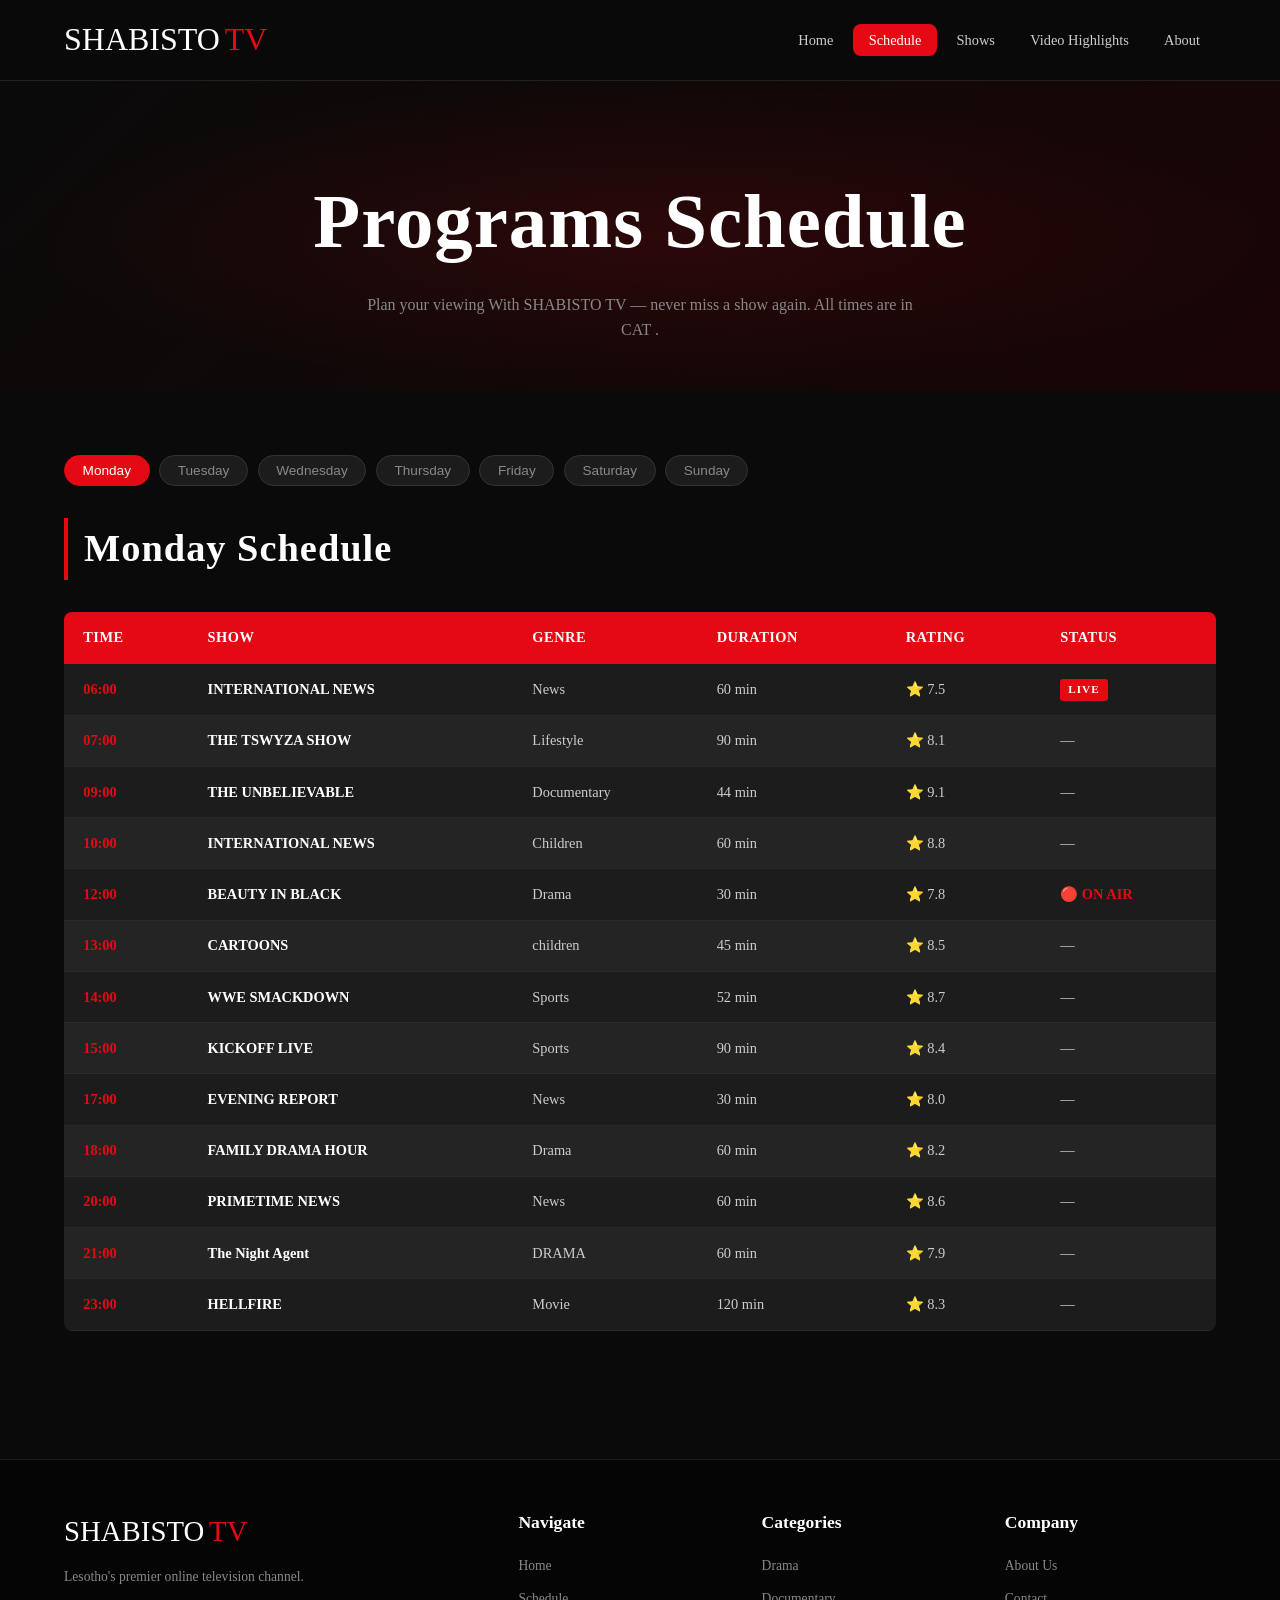
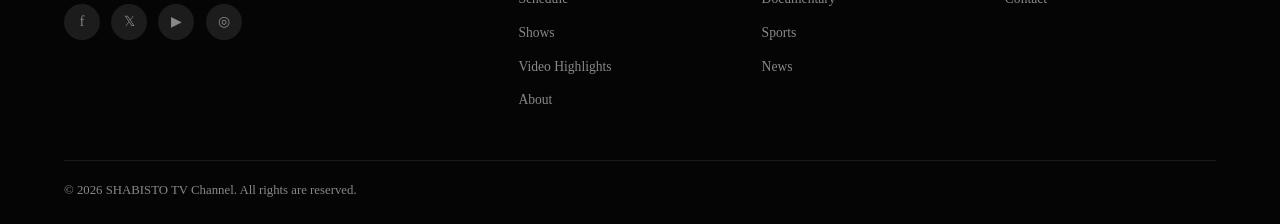
<file: schedule.html>
<!DOCTYPE html>
<html lang="en">
<head>
  <meta charset="UTF-8" />
  <meta name="viewport" content="width=device-width, initial-scale=1.0" />
  <title>SHABISTO Channel — Programs Schedule</title>
  <link rel="stylesheet" href= "style.css" />
</head>
<body>

<header>
  <div class="nav-inner">
    <a href="index.html" class="logo">SHABISTO<span>TV</span></a>
    <nav>
      <ul id="nav-menu">
        <li><a href="index.html">Home</a></li>
        <li><a href="schedule.html" class="active">Schedule</a></li>
        <li><a href="shows.html">Shows</a></li>
        <li><a href="videos.html">Video Highlights</a></li>
        <li><a href="about.html">About</a></li>
      </ul>
    </nav>
    <div class="hamburger" id="hamburger"><span></span><span></span><span></span></div>
  </div>
</header>

<section class="page-hero">
  <h1>Programs Schedule</h1>
  <p>Plan your viewing With SHABISTO TV — never miss a show again. All times are in CAT .</p>
</section>

<section class="section">
  <div class="container">


    <div class="shows-filter" style="margin-bottom:2rem;">
      <button class="filter-btn active" onclick="showDay('mon',this)">Monday</button>
      <button class="filter-btn" onclick="showDay('tue',this)">Tuesday</button>
      <button class="filter-btn" onclick="showDay('wed',this)">Wednesday</button>
      <button class="filter-btn" onclick="showDay('thu',this)">Thursday</button>
      <button class="filter-btn" onclick="showDay('fri',this)">Friday</button>
      <button class="filter-btn" onclick="showDay('sat',this)">Saturday</button>
      <button class="filter-btn" onclick="showDay('sun',this)">Sunday</button>
    </div>

   
    <div class="day-schedule" id="day-mon">
      <h2 class="section-title">Monday Schedule</h2>
      <div class="schedule-table-wrap">
        <table class="schedule-table">
          <thead>
            <tr>
              <th>Time</th>
              <th>Show</th>
              <th>Genre</th>
              <th>Duration</th>
              <th>Rating</th>
              <th>Status</th>
            </tr>
          </thead>
          <tbody>
            <tr><td class="time">06:00</td><td class="show-name">INTERNATIONAL NEWS</td><td>News</td><td>60 min</td><td>⭐ 7.5</td><td><span class="badge">Live</span></td></tr>
            <tr><td class="time">07:00</td><td class="show-name">THE TSWYZA SHOW</td><td>Lifestyle</td><td>90 min</td><td>⭐ 8.1</td><td>—</td></tr>
            <tr><td class="time">09:00</td><td class="show-name">THE UNBELIEVABLE</td><td>Documentary</td><td>44 min</td><td>⭐ 9.1</td><td>—</td></tr>
            <tr><td class="time">10:00</td><td class="show-name">INTERNATIONAL NEWS</td><td>Children</td><td>60 min</td><td>⭐ 8.8</td><td>—</td></tr>
            <tr><td class="time">12:00</td><td class="show-name">BEAUTY IN BLACK</td><td>Drama</td><td>30 min</td><td>⭐ 7.8</td><td><span class="now-live">🔴 ON AIR</span></td></tr>
            <tr><td class="time">13:00</td><td class="show-name">CARTOONS</td><td>children</td><td>45 min</td><td>⭐ 8.5</td><td>—</td></tr>
            <tr><td class="time">14:00</td><td class="show-name">WWE SMACKDOWN</td><td>Sports</td><td>52 min</td><td>⭐ 8.7</td><td>—</td></tr>
            <tr><td class="time">15:00</td><td class="show-name">KICKOFF LIVE</td><td>Sports</td><td>90 min</td><td>⭐ 8.4</td><td>—</td></tr>
            <tr><td class="time">17:00</td><td class="show-name">EVENING REPORT</td><td>News</td><td>30 min</td><td>⭐ 8.0</td><td>—</td></tr>
            <tr><td class="time">18:00</td><td class="show-name">FAMILY DRAMA HOUR</td><td>Drama</td><td>60 min</td><td>⭐ 8.2</td><td>—</td></tr>
            <tr><td class="time">20:00</td><td class="show-name">PRIMETIME NEWS</td><td>News</td><td>60 min</td><td>⭐ 8.6</td><td>—</td></tr>
            <tr><td class="time">21:00</td><td class="show-name">The Night Agent</td><td>DRAMA</td><td>60 min</td><td>⭐ 7.9</td><td>—</td></tr>
            <tr><td class="time">23:00</td><td class="show-name">HELLFIRE</td><td>Movie</td><td>120 min</td><td>⭐ 8.3</td><td>—</td></tr>
          </tbody>
        </table>
      </div>
    </div>

  
    <div class="day-schedule" id="day-tue" style="display:none;">
      <h2 class="section-title">Tuesday Schedule</h2>
      <div class="schedule-table-wrap">
        <table class="schedule-table">
          <thead><tr><th>Time</th><th>Show</th><th>Genre</th><th>Duration</th><th>Rating</th><th>Status</th></tr></thead>
          <tbody>
            <tr><td class="time">06:00</td><td class="show-name">Morning Pulse</td><td>News</td><td>60 min</td><td>⭐ 7.5</td><td><span class="badge">Live</span></td></tr>
            <tr><td class="time">07:30</td><td class="show-name">Yoga &amp; Wellness</td><td>Lifestyle</td><td>30 min</td><td>⭐ 8.0</td><td>—</td></tr>
            <tr><td class="time">09:00</td><td class="show-name">Tech Today Africa</td><td>Technology</td><td>45 min</td><td>⭐ 8.3</td><td>—</td></tr>
            <tr><td class="time">10:30</td><td class="show-name">Kids Corner</td><td>Children</td><td>60 min</td><td>⭐ 8.8</td><td>—</td></tr>
            <tr><td class="time">12:00</td><td class="show-name">Beauty in Black</td><td>News</td><td>30 min</td><td>⭐ 7.8</td><td>—</td></tr>
            <tr><td class="time">14:00</td><td class="show-name">Africa Rising</td><td>Documentary</td><td>44 min</td><td>⭐ 9.1</td><td>—</td></tr>
            <tr><td class="time">16:00</td><td class="show-name">Business Hour</td><td>Finance</td><td>60 min</td><td>⭐ 7.6</td><td>—</td></tr>
            <tr><td class="time">20:00</td><td class="show-name">Primetime News</td><td>News</td><td>60 min</td><td>⭐ 8.6</td><td>—</td></tr>
            <tr><td class="time">21:00</td><td class="show-name">The Night Agent</td><td>Drama</td><td>52 min</td><td>⭐ 8.7</td><td>—</td></tr>
          </tbody>
        </table>
      </div>
    </div>

   
    <div class="day-schedule" id="day-wed" style="display:none;">
      <h2 class="section-title">Wednesday Schedule</h2>
      <div class="schedule-table-wrap">
        <table class="schedule-table">
          <thead><tr><th>Time</th><th>Show</th><th>Genre</th><th>Duration</th><th>Rating</th><th>Status</th></tr></thead>
          <tbody>
            <tr><td class="time">06:00</td><td class="show-name">Morning Pulse</td><td>News</td><td>60 min</td><td>⭐ 7.5</td><td><span class="badge">Live</span></td></tr>
            <tr><td class="time">09:00</td><td class="show-name">Women In Focus</td><td>Lifestyle</td><td>45 min</td><td>⭐ 8.4</td><td>—</td></tr>
            <tr><td class="time">12:00</td><td class="show-name">Beauty In Black</td><td>News</td><td>30 min</td><td>⭐ 7.8</td><td>—</td></tr>
            <tr><td class="time">14:00</td><td class="show-name">Chef's Table Africa</td><td>Food</td><td>45 min</td><td>⭐ 8.5</td><td>—</td></tr>
            <tr><td class="time">16:00</td><td class="show-name">Kickoff Live</td><td>Sports</td><td>90 min</td><td>⭐ 8.4</td><td>—</td></tr>
            <tr><td class="time">20:00</td><td class="show-name">Primetime News</td><td>News</td><td>60 min</td><td>⭐ 8.6</td><td>—</td></tr>
            <tr><td class="time">21:00</td><td class="show-name">The Night Agent</td><td>Drama</td><td>60 min</td><td>⭐ 7.9</td><td>—</td></tr>
          </tbody>
        </table>
      </div>
    </div>

    <div class="day-schedule" id="day-thu" style="display:none;">
      <h2 class="section-title">Thursday Schedule</h2>
      <div class="schedule-table-wrap">
        <table class="schedule-table">
          <thead><tr><th>Time</th><th>Show</th><th>Genre</th><th>Duration</th><th>Rating</th><th>Status</th></tr></thead>
          <tbody>
            <tr><td class="time">06:00</td><td class="show-name">Morning Pulse</td><td>News</td><td>60 min</td><td>⭐ 7.5</td><td>—</td></tr>
            <tr><td class="time">10:00</td><td class="show-name">Africa Rising</td><td>Documentary</td><td>44 min</td><td>⭐ 9.1</td><td>—</td></tr>
            <tr><td class="time">12:00</td><td class="show-name">Beauty in Black</td><td>News</td><td>30 min</td><td>⭐ 7.8</td><td>—</td></tr>
            <tr><td class="time">15:00</td><td class="show-name">Tech Today Africa</td><td>Technology</td><td>45 min</td><td>⭐ 8.3</td><td>—</td></tr>
            <tr><td class="time">20:00</td><td class="show-name">Primetime News</td><td>News</td><td>60 min</td><td>⭐ 8.6</td><td>—</td></tr>
            <tr><td class="time">21:00</td><td class="show-name">The Night Agent</td><td>Drama</td><td>60 min</td><td>⭐ 8.3</td><td>—</td></tr>
          </tbody>
        </table>
      </div>
    </div>

    <div class="day-schedule" id="day-fri" style="display:none;">
      <h2 class="section-title">Friday Schedule</h2>
      <div class="schedule-table-wrap">
        <table class="schedule-table">
          <thead><tr><th>Time</th><th>Show</th><th>Genre</th><th>Duration</th><th>Rating</th><th>Status</th></tr></thead>
          <tbody>
            <tr><td class="time">06:00</td><td class="show-name">Morning Pulse</td><td>News</td><td>60 min</td><td>⭐ 7.5</td><td>—</td></tr>
            <tr><td class="time">09:00</td><td class="show-name">Weekend Preview</td><td>Entertainment</td><td>30 min</td><td>⭐ 8.0</td><td>—</td></tr>
            <tr><td class="time">12:00</td><td class="show-name">Beauty in Black</td><td>News</td><td>30 min</td><td>⭐ 7.8</td><td>—</td></tr>
            <tr><td class="time">14:00</td><td class="show-name">The Last Signal</td><td>Drama</td><td>52 min</td><td>⭐ 8.7</td><td>—</td></tr>
            <tr><td class="time">19:00</td><td class="show-name">Friday Night Live</td><td>Entertainment</td><td>90 min</td><td>⭐ 8.5</td><td>—</td></tr>
            <tr><td class="time">21:00</td><td class="show-name">The Night Agent</td><td>Talk Show</td><td>60 min</td><td>⭐ 7.9</td><td>—</td></tr>
          </tbody>
        </table>
      </div>
    </div>

    <div class="day-schedule" id="day-sat" style="display:none;">
      <h2 class="section-title">Saturday Schedule</h2>
      <div class="schedule-table-wrap">
        <table class="schedule-table">
          <thead><tr><th>Time</th><th>Show</th><th>Genre</th><th>Duration</th><th>Rating</th><th>Status</th></tr></thead>
          <tbody>
            <tr><td class="time">08:00</td><td class="show-name">Weekend Morning Show</td><td>Lifestyle</td><td>90 min</td><td>⭐ 8.2</td><td>—</td></tr>
            <tr><td class="time">10:00</td><td class="show-name">Kids Corner Special</td><td>Children</td><td>120 min</td><td>⭐ 9.0</td><td>—</td></tr>
            <tr><td class="time">14:00</td><td class="show-name">Kickoff Live</td><td>Sports</td><td>90 min</td><td>⭐ 8.4</td><td>—</td></tr>
            <tr><td class="time">17:00</td><td class="show-name">Africa Rising</td><td>Documentary</td><td>44 min</td><td>⭐ 9.1</td><td>—</td></tr>
            <tr><td class="time">20:00</td><td class="show-name">Saturday Night Movie</td><td>Movie</td><td>120 min</td><td>⭐ 8.5</td><td>—</td></tr>
          </tbody>
        </table>
      </div>
    </div>

    <div class="day-schedule" id="day-sun" style="display:none;">
      <h2 class="section-title">Sunday Schedule</h2>
      <div class="schedule-table-wrap">
        <table class="schedule-table">
          <thead><tr><th>Time</th><th>Show</th><th>Genre</th><th>Duration</th><th>Rating</th><th>Status</th></tr></thead>
          <tbody>
            <tr><td class="time">09:00</td><td class="show-name">Sunday Service Live</td><td>Religion</td><td>60 min</td><td>⭐ 8.0</td><td>—</td></tr>
            <tr><td class="time">11:00</td><td class="show-name">Family Movie</td><td>Movie</td><td>90 min</td><td>⭐ 8.2</td><td>—</td></tr>
            <tr><td class="time">14:00</td><td class="show-name">Chef's Table Africa</td><td>Food</td><td>45 min</td><td>⭐ 8.5</td><td>—</td></tr>
            <tr><td class="time">16:00</td><td class="show-name">Week in Review</td><td>News</td><td>60 min</td><td>⭐ 8.0</td><td>—</td></tr>
            <tr><td class="time">20:00</td><td class="show-name">Sunday Night Drama</td><td>Drama</td><td>60 min</td><td>⭐ 8.7</td><td>—</td></tr>
            <tr><td class="time">22:00</td><td class="show-name">Late Night Cinema</td><td>Movie</td><td>120 min</td><td>⭐ 8.3</td><td>—</td></tr>
          </tbody>
        </table>
      </div>
    </div>

  </div>
</section>

<footer>
  <div class="container">
    <div class="footer-grid">
      <div class="footer-brand">
        <div class="logo">SHABISTO<span>TV</span></div>
        <p>Lesotho's premier online television channel.</p>
        <div class="social-links" style="margin-top:1rem;">
          <a href="https://facebook.com" target="_blank">f</a>
          <a href="https://twitter.com" target="_blank">𝕏</a>
          <a href="https://youtube.com" target="_blank">▶</a>
          <a href="https://instagram.com" target="_blank">◎</a>
        </div>
      </div>
      <div class="footer-col"><h5>Navigate</h5><ul>
        <li><a href="index.html">Home</a></li>
        <li><a href="schedule.html">Schedule</a></li>
        <li><a href="shows.html">Shows</a></li>
        <li><a href="videos.html">Video Highlights</a></li>
        <li><a href="about.html">About</a></li>
      </ul></div>
      <div class="footer-col"><h5>Categories</h5><ul>
        <li><a href="shows.html">Drama</a></li><li><a href="shows.html">Documentary</a></li>
        <li><a href="shows.html">Sports</a></li><li><a href="shows.html">News</a></li>
      </ul></div>
      <div class="footer-col"><h5>Company</h5><ul>
        <li><a href="about.html">About Us</a></li><li><a href="about.html">Contact</a></li>
      </ul></div>
    </div>
    <div class="footer-bottom">
      <p>&copy; 2026 SHABISTO TV Channel. All rights are reserved.</p>
    </div>
  </div>
</footer>

<script>
  const hamburger = document.getElementById('hamburger');
  const navMenu   = document.getElementById('nav-menu');
  hamburger.addEventListener('click', () => navMenu.classList.toggle('open'));

  function showDay(day, btn) {
    document.querySelectorAll('.day-schedule').forEach(el => el.style.display = 'none');
    document.querySelectorAll('.filter-btn').forEach(b => b.classList.remove('active'));
    document.getElementById('day-' + day).style.display = 'block';
    btn.classList.add('active');
  }
</script>
</body>
</html>
</file>
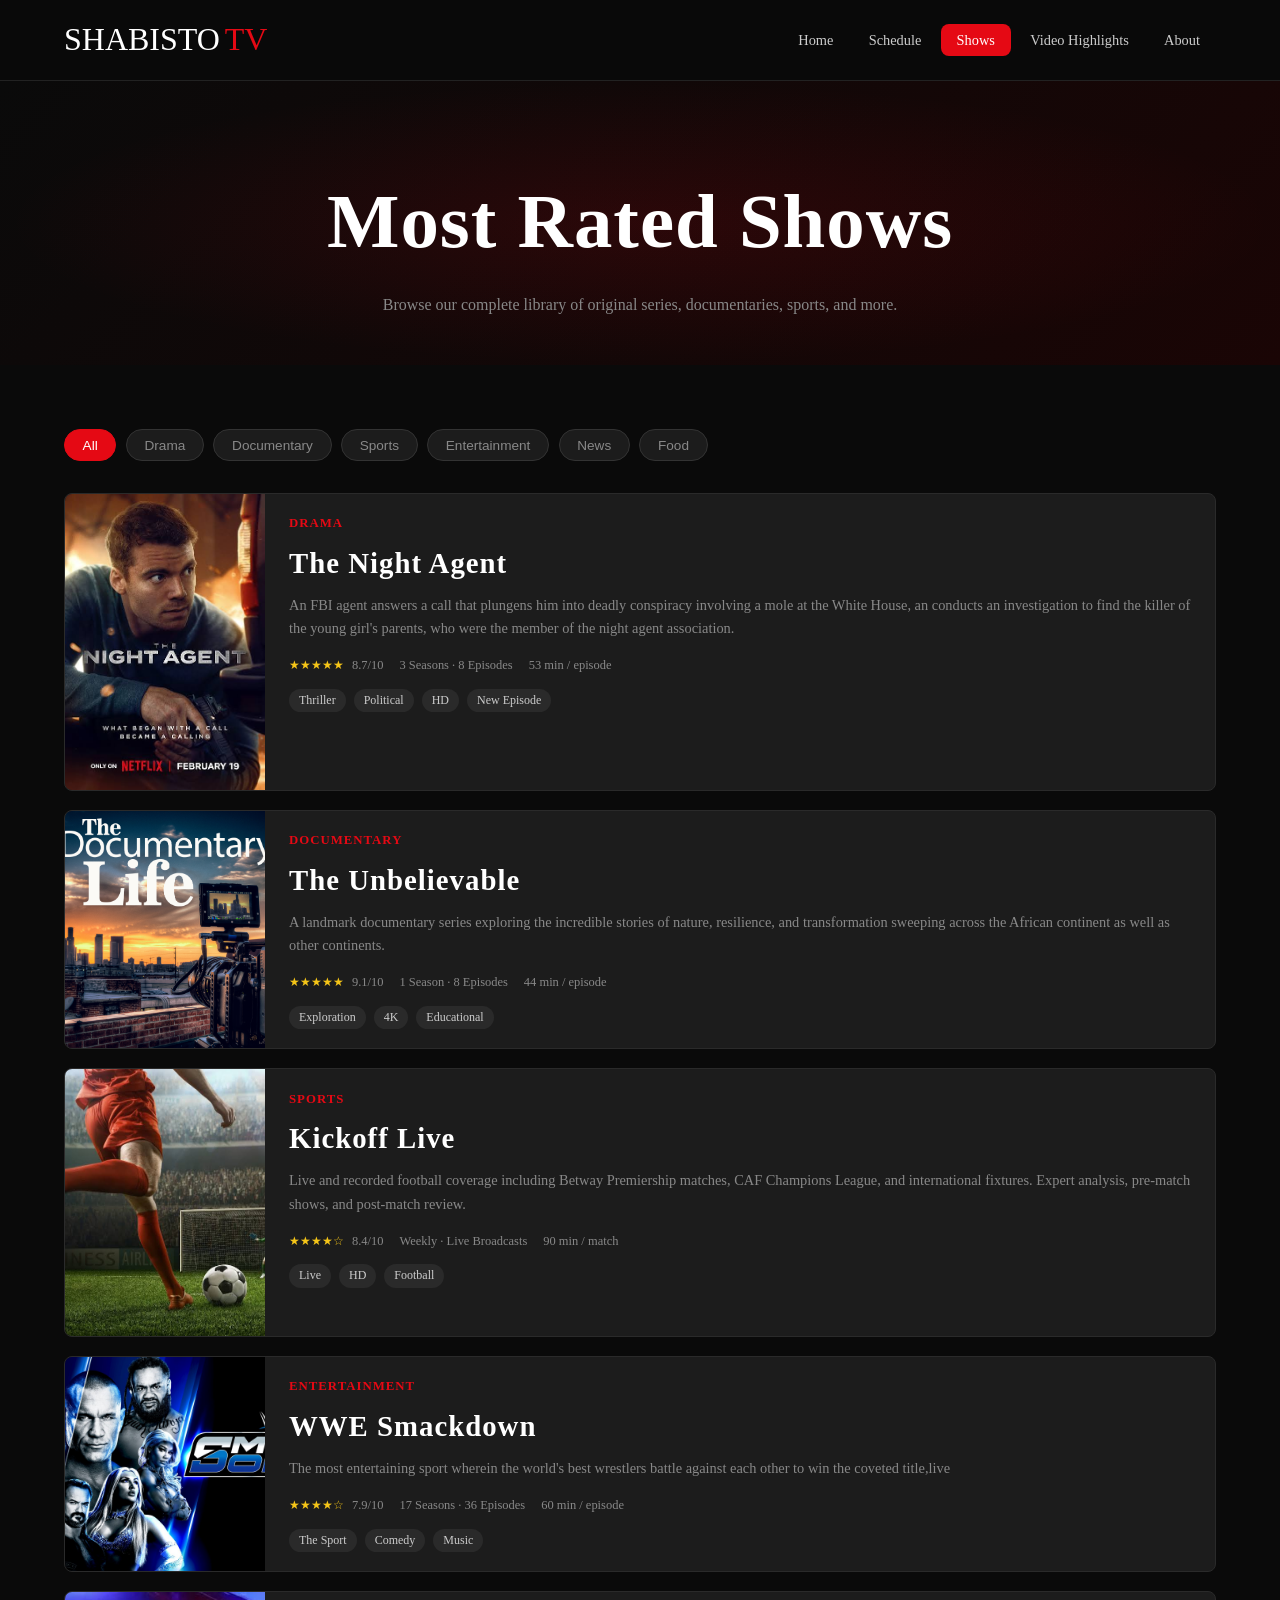
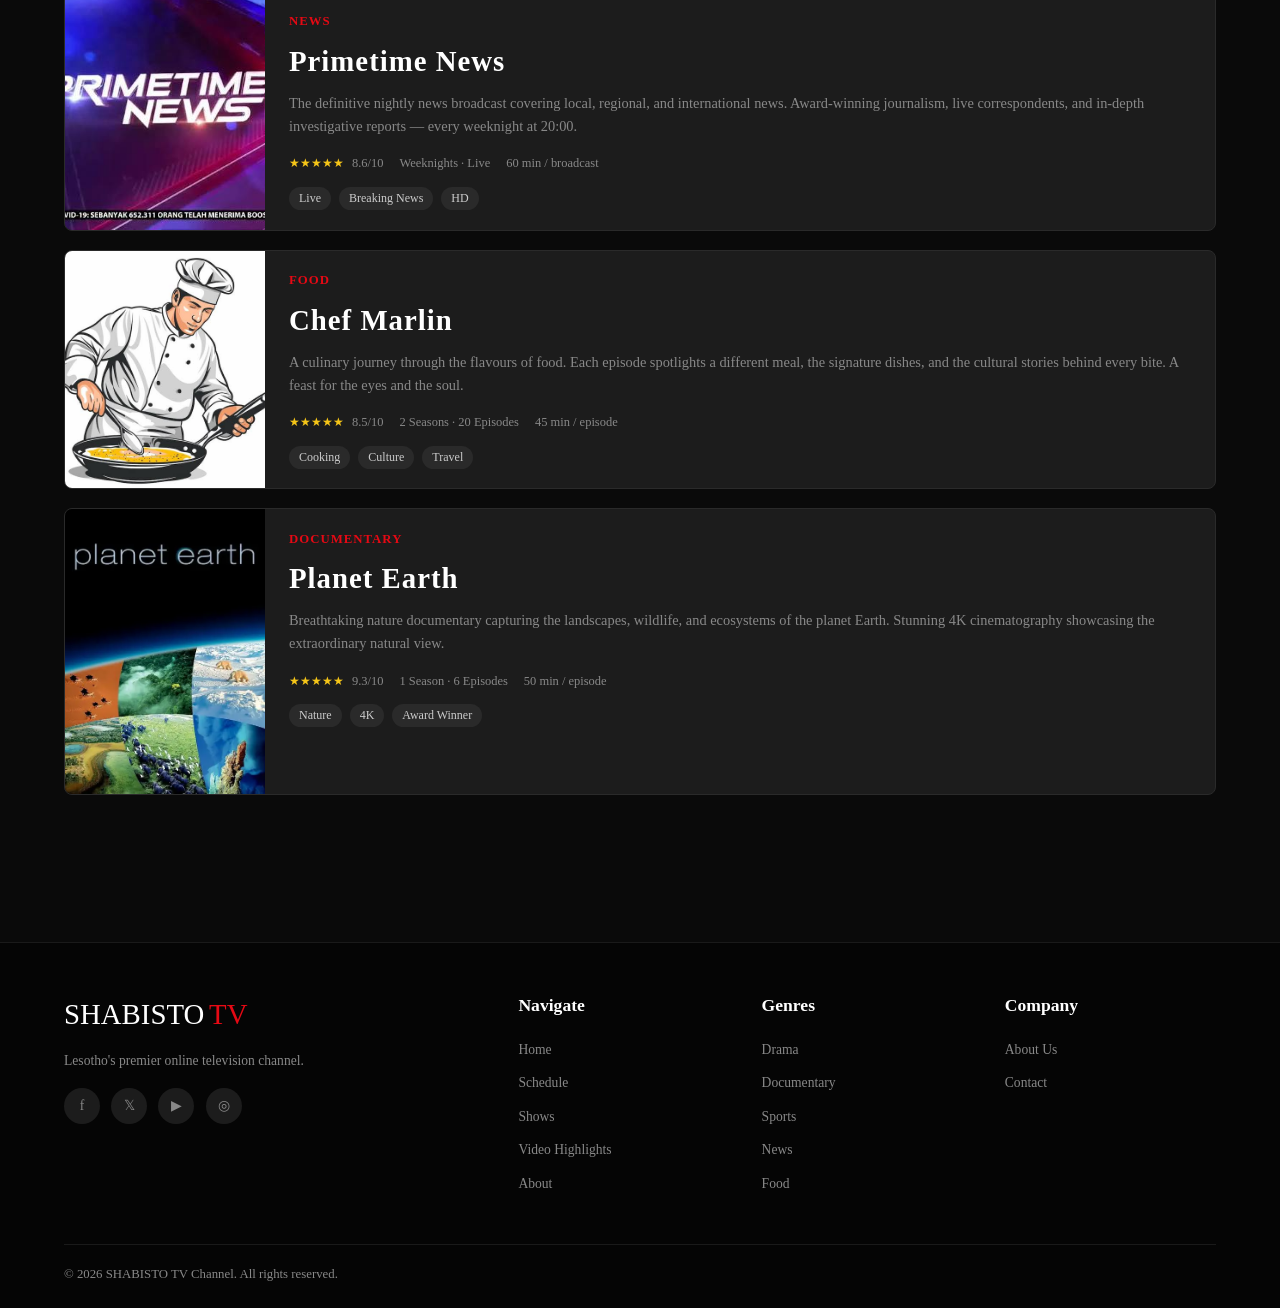
<file: shows.html>
<!DOCTYPE html>
<html lang="en">
<head>
  <meta charset="UTF-8" />
  <meta name="viewport" content="width=device-width, initial-scale=1.0" />
  <title> SHABISTO TV Channel — Shows</title>
  <link rel="stylesheet" href="style.css" />
</head>
<body>

<header>
  <div class="nav-inner">
    <a href="index.html" class="logo">SHABISTO<span>TV</span></a>
    <nav>
      <ul id="nav-menu">
        <li><a href="index.html">Home</a></li>
        <li><a href="schedule.html">Schedule</a></li>
        <li><a href="shows.html" class="active">Shows</a></li>
        <li><a href="videos.html">Video Highlights</a></li>
        <li><a href="about.html">About</a></li>
      </ul>
    </nav>
    <div class="hamburger" id="hamburger"><span></span><span></span><span></span></div>
  </div>
</header>

<section class="page-hero">
  <h1>Most Rated Shows</h1>
  <p>Browse our complete library of original series, documentaries, sports, and more.</p>
</section>

<section class="section">
  <div class="container">

    <!-- Filter buttons -->
    <div class="shows-filter">
      <button class="filter-btn active" onclick="('all',this)">All</button>
      <button class="filter-btn" onclick="('drama',this)">Drama</button>
      <button class="filter-btn" onclick="('documentary',this)">Documentary</button>
      <button class="filter-btn" onclick="('sports',this)">Sports</button>
      <button class="filter-btn" onclick="('entertainment',this)">Entertainment</button>
      <button class="filter-btn" onclick="('news',this)">News</button>
      <button class="filter-btn" onclick="('food',this)">Food</button>
    </div>

    <div id="shows-list">

      <article class="show-card-big" data-genre="drama">
        <img src="images (8).jpeg"alt="Fatal Seduction" />
        <div class="show-card-info">
          <div class="genre">Drama</div>
          <h3>The Night Agent</h3>
          <p>An FBI agent answers a call that plungens him into deadly conspiracy involving a mole at the White House, an conducts an investigation to find the killer of the young girl's parents, who were the member of the night agent association.</p>
          <div class="card-meta">
            <span><span class="rating">★★★★★</span> 8.7/10</span>
            <span>3 Seasons · 8 Episodes</span>
            <span>53 min / episode</span>
          </div>
          <div class="show-tags">
            <span class="tag">Thriller</span><span class="tag">Political</span><span class="tag">HD</span><span class="tag">New Episode</span>
          </div>
        </div>
      </article>

      <article class="show-card-big" data-genre="documentary">
        <img src="untitled1_2.jpg" alt="The Unbelievable" />
        <div class="show-card-info">
          <div class="genre">Documentary</div>
          <h3>The Unbelievable</h3>
          <p>A landmark documentary series exploring the incredible stories of nature, resilience, and transformation sweeping across the African continent as well as other continents.</p>
          <div class="card-meta">
            <span><span class="rating">★★★★★</span> 9.1/10</span>
            <span>1 Season · 8 Episodes</span>
            <span>44 min / episode</span>
          </div>
          <div class="show-tags">
            <span class="tag">Exploration</span><span class="tag">4K</span><span class="tag">Educational</span>
          </div>
        </div>
      </article>

      <article class="show-card-big" data-genre="sports">
        <img src="images (5).jpeg" alt="Kickoff Live" />
        <div class="show-card-info">
          <div class="genre">Sports</div>
          <h3>Kickoff Live</h3>
          <p>Live and recorded football coverage including Betway Premiership matches, CAF Champions League, and international fixtures. Expert analysis, pre-match shows, and post-match review.</p>
          <div class="card-meta">
            <span><span class="rating">★★★★☆</span> 8.4/10</span>
            <span>Weekly · Live Broadcasts</span>
            <span>90 min / match</span>
          </div>
          <div class="show-tags">
            <span class="tag">Live</span><span class="tag">HD</span><span class="tag">Football</span>
          </div>
        </div>
      </article>

      <article class="show-card-big" data-genre="entertainment">
        <img src="p17350979_b_h8_bk.jpg" alt="WWE Smackdown" />
        <div class="show-card-info">
          <div class="genre">Entertainment</div>
          <h3>WWE Smackdown</h3>
          <p>The most entertaining sport wherein the world's best wrestlers battle against each other to win the coveted title,live </p>
          <div class="card-meta">
            <span><span class="rating">★★★★☆</span> 7.9/10</span>
            <span>17 Seasons · 36 Episodes</span>
            <span>60 min / episode</span>
          </div>
          <div class="show-tags">
            <span class="tag">The Sport</span><span class="tag">Comedy</span><span class="tag">Music</span>
          </div>
        </div>
      </article>

      <article class="show-card-big" data-genre="news">
        <img src="images (6).jpeg" alt="Primetime News"/>
        <div class="show-card-info">
          <div class="genre">News</div>
          <h3>Primetime News</h3>
          <p>The definitive nightly news broadcast covering local, regional, and international news. Award-winning journalism, live correspondents, and in-depth investigative reports — every weeknight at 20:00.</p>
          <div class="card-meta">
            <span><span class="rating">★★★★★</span> 8.6/10</span>
            <span>Weeknights · Live</span>
            <span>60 min / broadcast</span>
          </div>
          <div class="show-tags">
            <span class="tag">Live</span><span class="tag">Breaking News</span><span class="tag">HD</span>
          </div>
        </div>
      </article>

      <article class="show-card-big" data-genre="food">
        <img src="images (7).jpeg"alt="Chef Marlin" />
        <div class="show-card-info">
          <div class="genre">Food</div>
          <h3>Chef Marlin</h3>
          <p>A culinary journey through the flavours of food. Each episode spotlights a different meal, the signature dishes, and the cultural stories behind every bite. A feast for the eyes and the soul.</p>
          <div class="card-meta">
            <span><span class="rating">★★★★★</span> 8.5/10</span>
            <span>2 Seasons · 20 Episodes</span>
            <span>45 min / episode</span>
          </div>
          <div class="show-tags">
            <span class="tag">Cooking</span><span class="tag">Culture</span><span class="tag">Travel</span>
          </div>
        </div>
      </article>

      <article class="show-card-big" data-genre="documentary">
        <img src="images (1).webp" alt="Planet Lesotho" />
        <div class="show-card-info">
          <div class="genre">Documentary</div>
          <h3>Planet Earth</h3>
          <p>Breathtaking nature documentary capturing the landscapes, wildlife, and ecosystems of the planet Earth. Stunning 4K cinematography showcasing the extraordinary natural view.</p>
          <div class="card-meta">
            <span><span class="rating">★★★★★</span> 9.3/10</span>
            <span>1 Season · 6 Episodes</span>
            <span>50 min / episode</span>
          </div>
          <div class="show-tags">
            <span class="tag">Nature</span><span class="tag">4K</span><span class="tag">Award Winner</span>
          </div>
        </div>
      </article>

    </div>
  </div>
</section>

<footer>
  <div class="container">
    <div class="footer-grid">
      <div class="footer-brand">
        <div class="logo">SHABISTO<span>TV</span></div>
        <p>Lesotho's premier online television channel.</p>
        <div class="social-links" style="margin-top:1rem;">
          <a href="https://facebook.com" target="_blank">f</a>
          <a href="https://twitter.com" target="_blank">𝕏</a>
          <a href="https://youtube.com" target="_blank">▶</a>
          <a href="https://instagram.com" target="_blank">◎</a>
        </div>
      </div>
      <div class="footer-col"><h5>Navigate</h5><ul>
        <li><a href="index.html">Home</a></li><li><a href="schedule.html">Schedule</a></li>
        <li><a href="shows.html">Shows</a></li><li><a href="videos.html">Video Highlights</a></li>
        <li><a href="about.html">About</a></li>
      </ul></div>
      <div class="footer-col"><h5>Genres</h5><ul>
        <li><a href="#">Drama</a></li><li><a href="#">Documentary</a></li>
        <li><a href="#">Sports</a></li><li><a href="#">News</a></li><li><a href="#">Food</a></li>
      </ul></div>
      <div class="footer-col"><h5>Company</h5><ul>
        <li><a href="about.html">About Us</a></li><li><a href="about.html">Contact</a></li>
      </ul></div>
    </div>
    <div class="footer-bottom"><p>&copy; 2026 SHABISTO TV Channel. All rights reserved.</p></div>
  </div>
</footer>

<script>
  const hamburger = document.getElementById('hamburger');
  const navMenu   = document.getElementById('nav-menu');
  hamburger.addEventListener('click', () => navMenu.classList.toggle('open'));

  function filterShows(genre, btn) {
    document.querySelectorAll('.filter-btn').forEach(b => b.classList.remove('active'));
    btn.classList.add('active');
    document.querySelectorAll('.show-card-big').forEach(card => {
      card.style.display = (genre === 'all' || card.dataset.genre === genre) ? 'grid' : 'none';
    });
  }
</script>
</body>
</html>
</file>
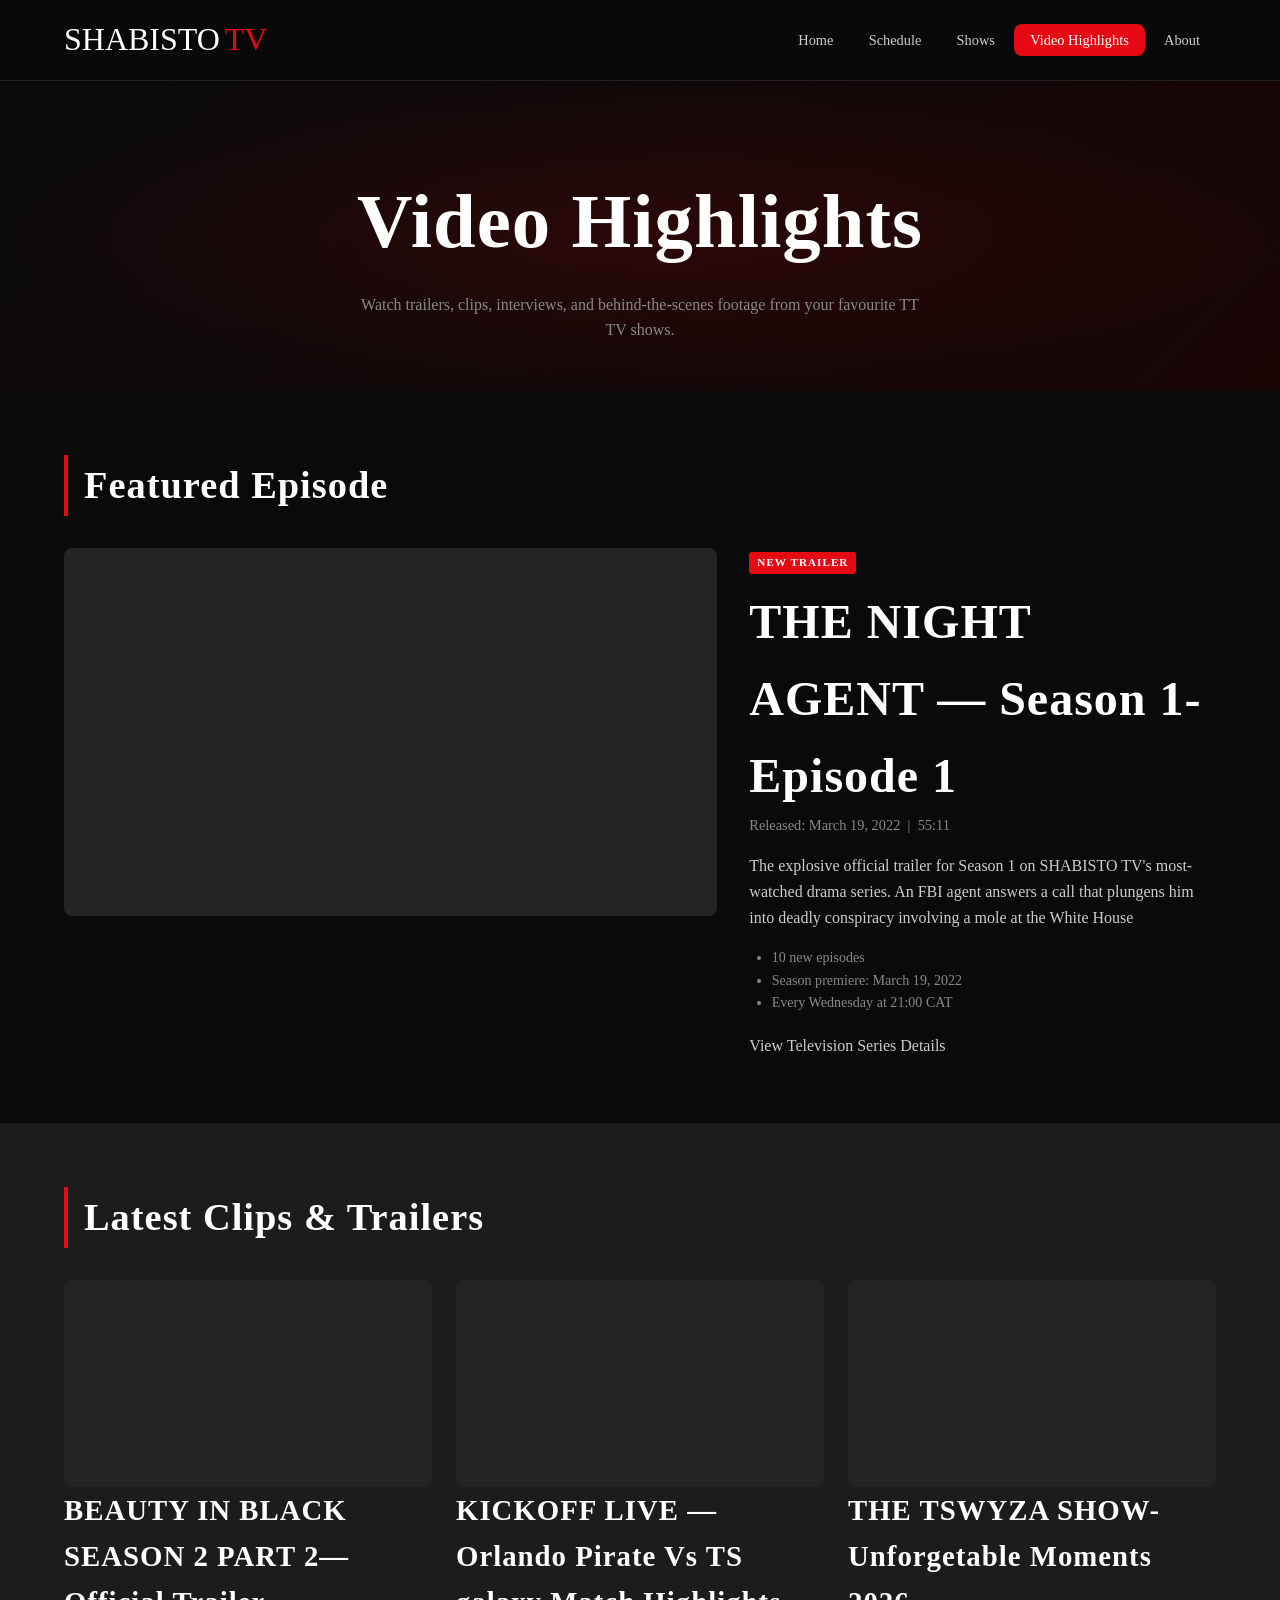
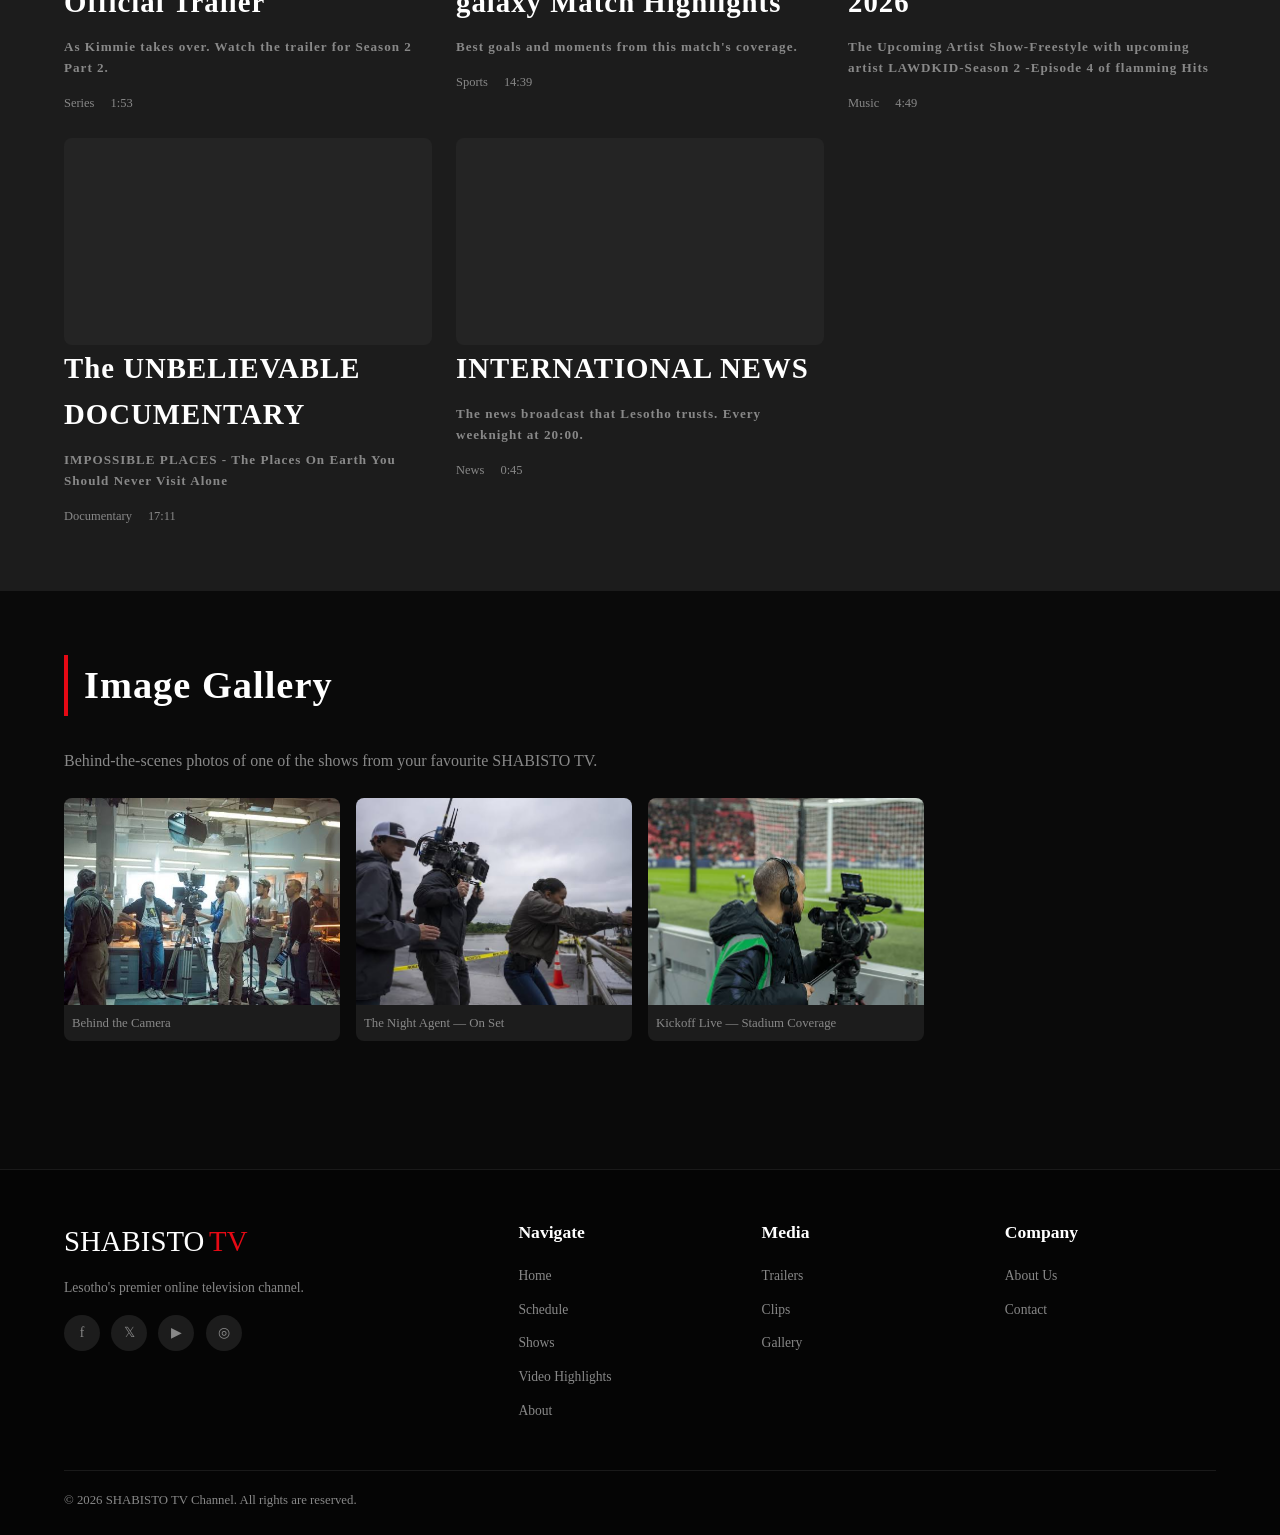
<file: videos.html>
<!DOCTYPE html>
<html lang="en">
<head>
  <meta charset="UTF-8" />
  <meta name="viewport" content="width=device-width, initial-scale=1.0" />
  <title>SHABISTO TV Channel — Video Highlights</title>
  <link rel="stylesheet" href="style.css" />
</head>
<body>

<header>
  <div class="nav-inner">
    <a href="index.html" class="logo">SHABISTO<span>TV</span></a>
    <nav>
      <ul id="nav-menu">
        <li><a href="index.html">Home</a></li>
        <li><a href="schedule.html">Schedule</a></li>
        <li><a href="shows.html">Shows</a></li>
        <li><a href="videos.html" class="active">Video Highlights</a></li>
        <li><a href="about.html">About</a></li>
      </ul>
    </nav>
    <div class="hamburger" id="hamburger"><span></span><span></span><span></span></div>
  </div>
</header>

<section class="page-hero">
  <h1>Video Highlights</h1>
  <p>Watch trailers, clips, interviews, and behind-the-scenes footage from your favourite TT TV shows.</p>
</section>


<section class="section">
  <div class="container">
    <h2 class="section-title">Featured Episode</h2>
    <div style="display:grid; grid-template-columns:1.4fr 1fr; gap:2rem; align-items:start;">
      <div class="video-wrap">
        <iframe src="https://youtu.be/ _1IRNaGZyAM?si=-UW7qubsuL5bBA-P"
          title="The Night Agent Season 1 Episode 1"
          allow="accelerometer; autoplay; clipboard-write; encrypted-media; gyroscope; picture-in-picture"
          allowfullscreen></iframe>
      </div>
      <div>
        <span class="badge">New Trailer</span>
        <h2 style="margin-top:0.6rem;">THE NIGHT AGENT — Season 1-Episode 1</h2>
        <p style="color:var(--grey); font-size:0.9rem;">Released: March 19, 2022 &nbsp;|&nbsp; 55:11</p>
        <p>The explosive official trailer for Season 1 on SHABISTO TV's most-watched drama series. An FBI agent answers a call that plungens him into deadly conspiracy involving a mole at the White House</p>
        <ul style="list-style:disc; padding-left:1.4rem; color:var(--grey); font-size:0.88rem; margin-bottom:1.2rem;">
          <li>10 new episodes</li>
          <li>Season premiere: March 19, 2022</li>
          <li>Every Wednesday at 21:00 CAT</li>
        </ul>
        <a href="shows.html">View Television Series Details</a>
      </div>
    </div>
  </div>
</section>

<section class="section" style="background:var(--dark2); padding:4rem 0;">
  <div class="container">
    <h2 class="section-title">Latest Clips &amp; Trailers</h2>
    <div class="video-grid">

      <div class="video-item">
        <div class="video-wrap">
          <iframe src="https://youtu.be/HAq7dpjG-T0?si=a_2YOkRncVfa1kTI"
            title="DRAMA Trailer"
            allow="accelerometer; autoplay; clipboard-write; encrypted-media; gyroscope; picture-in-picture"
            allowfullscreen></iframe>
        </div>
        <h3>BEAUTY IN BLACK SEASON 2 PART 2— Official Trailer</h3>
        <h4><p>As Kimmie takes over. Watch the trailer for Season 2 Part 2.</p></h4>
        <div class="card-meta"><span>Series</span><span>1:53</span></div>
      </div>

      <div class="video-item">
        <div class="video-wrap">
          <iframe src="https://youtu.be/9DNCoPE13e0?si=iUT4ydUmLhixhVUW"
            title="Kickoff Live Highlights"
            allow="accelerometer; autoplay; clipboard-write; encrypted-media; gyroscope; picture-in-picture"
            allowfullscreen></iframe>
        </div>
        <h3>KICKOFF LIVE — Orlando Pirate Vs TS galaxy Match Highlights</h3>
        <h4><p>Best goals and moments from this match's coverage.</p></h4>
        <div class="card-meta"><span>Sports</span><span>14:39</span></div>
      </div>

      <div class="video-item">
        <div class="video-wrap">
          <iframe src="https://youtu.be/6oIkVn-Z3kQ?si=e0ElmZs-0O6I7D"
            title="Tswayza unforgetable Moments"
            allow="accelerometer; autoplay; clipboard-write; encrypted-media; gyroscope; picture-in-picture"
            allowfullscreen></iframe>
        </div>
        <h3>THE TSWYZA SHOW-Unforgetable Moments 2026</h3>
        <h4><p>The Upcoming Artist Show-Freestyle with upcoming artist LAWDKID-Season 2 -Episode 4 of flamming Hits</p></h4>
        <div class="card-meta"><span>Music</span><span>4:49</span></div>
      </div>

      <div class="video-item">
        <div class="video-wrap">
          <iframe src="https://youtu.be/7EiRXVIIsvc?si=6A1q76qyZrWMc-eR"
            title="The dangerous places to not travel alone"
            allow="accelerometer; autoplay; clipboard-write; encrypted-media; gyroscope; picture-in-picture"
            allowfullscreen></iframe>
        </div>
        <h3>The UNBELIEVABLE DOCUMENTARY </h3>
        <h4><p>IMPOSSIBLE PLACES - The Places On Earth You Should Never Visit Alone</p></h4>
        <div class="card-meta"><span>Documentary</span><span>17:11</span></div>
      </div>

      <div class="video-item">
        <div class="video-wrap">
          <iframe src="https://youtu.be/Cu0rzxmpmEI?si=Ba9a8JGhZGFhR2zu"
            allow="accelerometer; autoplay; clipboard-write; encrypted-media; gyroscope; picture-in-picture"
            allowfullscreen></iframe>
        </div>
        <h3>INTERNATIONAL NEWS</h3>
        <h4><p>The news broadcast that Lesotho trusts. Every weeknight at 20:00.</p></h4>
        <div class="card-meta"><span>News</span><span>0:45</span></div>
      </div>

    </div>
  </div>
</section>

<section class="section">
  <div class="container">
    <h2 class="section-title">Image Gallery</h2>
    <p style="color:var(--grey); margin-bottom:1.5rem;">Behind-the-scenes photos of one of the shows from your favourite SHABISTO TV.</p>
    <div style="display:grid; grid-template-columns:repeat(auto-fill,minmax(220px,1fr)); gap:1rem;">
      <figure style="margin:0; border-radius:var(--radius); overflow:hidden;">
        <img src="images (9).jpeg" alt="Production Team" style="width:100%; aspect-ratio:4/3; object-fit:cover;" />
        <figcaption style="padding:0.5rem; background:var(--dark2); font-size:0.8rem; color:var(--grey);">Behind the Camera</figcaption>
      </figure>
      <figure style="margin:0; border-radius:var(--radius); overflow:hidden;">
        <img src="images (10).jpeg" alt="Drama Set" style="width:100%; aspect-ratio:4/3; object-fit:cover;" />
        <figcaption style="padding:0.5rem; background:var(--dark2); font-size:0.8rem; color:var(--grey);">The Night Agent — On Set</figcaption>
      </figure>
      <figure style="margin:0; border-radius:var(--radius); overflow:hidden;">
        <img src="images (11).jpeg" alt="Sports Coverage" style="width:100%; aspect-ratio:4/3; object-fit:cover;" />
        <figcaption style="padding:0.5rem; background:var(--dark2); font-size:0.8rem; color:var(--grey);">Kickoff Live — Stadium Coverage</figcaption>
      </figure>
      </figure>
    </div>
  </div>
</section>

<footer>
  <div class="container">
    <div class="footer-grid">
      <div class="footer-brand">
        <div class="logo">SHABISTO<span>TV</span></div>
        <p>Lesotho's premier online television channel.</p>
        <div class="social-links" style="margin-top:1rem;">
          <a href="https://facebook.com" target="_blank">f</a>
          <a href="https://twitter.com" target="_blank">𝕏</a>
          <a href="https://youtube.com" target="_blank">▶</a>
          <a href="https://instagram.com" target="_blank">◎</a>
        </div>
      </div>
      <div class="footer-col"><h5>Navigate</h5><ul>
        <li><a href="index.html">Home</a></li><li><a href="schedule.html">Schedule</a></li>
        <li><a href="shows.html">Shows</a></li><li><a href="videos.html">Video Highlights</a></li>
        <li><a href="about.html">About</a></li>
      </ul></div>
      <div class="footer-col"><h5>Media</h5><ul>
        <li><a href="videos.html">Trailers</a></li><li><a href="videos.html">Clips</a></li>
        <li><a href="videos.html">Gallery</a></li>
      </ul></div>
      <div class="footer-col"><h5>Company</h5><ul>
        <li><a href="about.html">About Us</a></li><li><a href="about.html">Contact</a></li>
      </ul></div>
    </div>
    <div class="footer-bottom"><p>&copy; 2026 SHABISTO TV Channel. All rights are reserved.</p></div>
  </div>
</footer>

<script>
  const hamburger = document.getElementById('hamburger');
  const navMenu   = document.getElementById('nav-menu');
  hamburger.addEventListener('click', () => navMenu.classList.toggle('open'));
</script>
</body>
</html>
</file>
<file: style.css>
:root {
  --red:       #e50914;
  --red-dark:  #b0060f;
  --black:     #0a0a0a;
  --dark:      #141414;
  --dark2:     #1c1c1c;
  --dark3:     #242424;
  --grey:      #888;
  --light:     #ccc;
  --white:     #ffffff;
  --font-head: 'Bebas Neue', cursive;
  --font-body: 'Inter', sans-serif;
  --radius:    8px;
  --shadow:    0 4px 24px rgba(0,0,0,0.6);
  --transition: 0.3s ease;
}


*, *::before, *::after { box-sizing: border-box; margin: 0; padding: 0; }

html { scroll-behavior: smooth; }

body {
  font-family: TAHOMA;
  background: var(--black);
  color: var(--light);
  line-height: 1.6;
  font-size: 16px;
}

img { max-width: 100%; display: block; }
a  { color: inherit; text-decoration: none; }
ul { list-style: none; }

h1, h2, h3, h4 { font-family: Tahoma; letter-spacing: 1px; color: var(--white); }
h1 { font-size: clamp(2.4rem, 6vw, 5rem); }
h2 { font-size: clamp(1.8rem, 4vw, 3rem); }
h3 { font-size: clamp(1.2rem, 2.5vw, 1.8rem); }

p { margin-bottom: 1rem; color: var(--light); }

.container { max-width: 1200px; margin: 0 auto; padding: 0 1.5rem; }
.section    { padding: 4rem 0; }
.section-title {
  font-family: Tahoma;
  font-size: 2.4rem;
  color: var(--white);
  margin-bottom: 2rem;
  border-left: 4px solid var(--red);
  padding-left: 1rem;
}
.badge {
  display: inline-block;
  background: var(--red);
  color: var(--white);
  font-size: 0.7rem;
  font-weight: 700;
  padding: 2px 8px;
  border-radius: 3px;
  text-transform: uppercase;
  letter-spacing: 1px;
}

header {
  position: sticky;
  top: 0;
  z-index: 1000;
  background: rgba(10,10,10,0.96);
  backdrop-filter: blur(10px);
  border-bottom: 1px solid #222;
}

.nav-inner {
  display: flex;
  align-items: center;
  justify-content: space-between;
  padding: 0.9rem 1.5rem;
  max-width: 1200px;
  margin: 0 auto;
}

.logo {
  font-family: TAHOMA;
  font-size: 2rem;
  color: var(--white);
  display: flex;
  align-items: center;
  gap: 0.3rem;
}
.logo span { color: var(--red); }

nav ul {
  display: flex;
  gap: 0.2rem;
  align-items: center;
}
nav ul li a {
  padding: 0.5rem 1rem;
  border-radius: var(--radius);
  font-weight: 500;
  font-size: 0.9rem;
  color: var(--light);
  transition: background var(--transition), color var(--transition);
}
nav ul li a:hover,
nav ul li a.active {
  background: var(--red);
  color: var(--white);
}

.hamburger { display: none; cursor: pointer; flex-direction: column; gap: 5px; }
.hamburger span { display: block; width: 25px; height: 2px; background: var(--white); border-radius: 2px; transition: var(--transition); }

.hero {
  position: relative;
  min-height: 88vh;
  display: flex;
  align-items: center;
  overflow: hidden;
  background: linear-gradient(135deg, #0a0a0a 0%, #1a0505 50%, #0a0a0a 100%);
}
.hero-bg {
  position: absolute; inset: 0;
  background: url('https://images.unsplash.com/photo-1593359677879-a4bb92f829e1?w=1400') center/cover no-repeat;
  opacity: 0.18;
}
.hero-gradient {
  position: absolute; inset: 0;
  background: linear-gradient(to right, rgba(10,10,10,0.95) 40%, transparent 100%);
}
.hero-content {
  position: relative;
  z-index: 2;
  max-width: 650px;
  padding: 2rem 1.5rem;
  margin-left: 4vw;
}
.hero-content .badge { margin-bottom: 1rem; }
.hero-content h1 { line-height: 1; margin-bottom: 1rem; }
.hero-content h1 em { color: var(--red); font-style: normal; }
.hero-content p { font-size: 1.1rem; margin-bottom: 2rem; color: #bbb; max-width: 480px; }
.hero-buttons { display: flex; gap: 1rem; flex-wrap: wrap; }

.btn {
  display: inline-flex;
  align-items: center;
  gap: 0.4rem;
  padding: 0.8rem 1.8rem;
  border-radius: var(--radius);
  font-weight: 600;
  font-size: 0.95rem;
  cursor: pointer;
  border: 2px solid transparent;
  transition: all var(--transition);
}
.btn-red   { background: var(--red); color: var(--white); }
.btn-red:hover { background: var(--red-dark); transform: translateY(-2px); }
.btn-outline { background: transparent; border-color: var(--white); color: var(--white); }
.btn-outline:hover { background: var(--white); color: var(--black); }

/* ── CARDS GRID ── */
.card-grid {
  display: grid;
  grid-template-columns: repeat(auto-fill, minmax(260px, 1fr));
  gap: 1.4rem;
}
.card {
  background: var(--dark2);
  border-radius: var(--radius);
  overflow: hidden;
  transition: transform var(--transition), box-shadow var(--transition);
  border: 1px solid #2a2a2a;
}
.card:hover { transform: translateY(-5px); box-shadow: var(--shadow); }

.card-thumb {
  position: relative;
  aspect-ratio: 16/9;
  overflow: hidden;
  background: var(--dark3);
}
.card-thumb img { width: 100%; height: 100%; object-fit: cover; transition: transform 0.4s; }
.card:hover .card-thumb img { transform: scale(1.06); }
.card-thumb .play-btn {
  position: absolute; inset: 0;
  display: flex; align-items: center; justify-content: center;
  background: rgba(0,0,0,0.35);
  opacity: 0;
  transition: opacity var(--transition);
}
.card:hover .play-btn { opacity: 1; }
.play-icon {
  width: 52px; height: 52px;
  background: var(--red);
  border-radius: 50%;
  display: flex; align-items: center; justify-content: center;
  font-size: 1.2rem;
  color: var(--white);
}
.card-body { padding: 1rem; }
.card-body .badge { margin-bottom: 0.5rem; }
.card-body h3 { font-size: 1.1rem; margin-bottom: 0.4rem; color: var(--white); }
.card-body p  { font-size: 0.85rem; color: var(--grey); margin: 0; }
.card-meta { display: flex; gap: 1rem; margin-top: 0.6rem; font-size: 0.78rem; color: var(--grey); }


.schedule-table-wrap { overflow-x: auto; border-radius: var(--radius); }
.schedule-table {
  width: 100%;
  border-collapse: collapse;
  font-size: 0.9rem;
}
.schedule-table th {
  background: var(--red);
  color: var(--white);
  padding: 0.9rem 1.2rem;
  text-align: left;
  font-weight: 600;
  text-transform: uppercase;
  letter-spacing: 0.5px;
}
.schedule-table td {
  padding: 0.85rem 1.2rem;
  border-bottom: 1px solid #2a2a2a;
  vertical-align: middle;
}
.schedule-table tr { background: var(--dark2); }
.schedule-table tr:nth-child(even) { background: var(--dark3); }
.schedule-table tr:hover { background: #2e2e2e; }
.schedule-table .time { color: var(--red); font-weight: 700; white-space: nowrap; }
.schedule-table .show-name { font-weight: 600; color: var(--white); }
.now-live { color: var(--red); font-weight: 700; animation: pulse 1.4s infinite; }
@keyframes pulse { 0%,100%{opacity:1} 50%{opacity:0.4} }

/* ── VIDEO EMBED ── */
.video-wrap {
  position: relative;
  padding-bottom: 56.25%;
  height: 0;
  overflow: hidden;
  border-radius: var(--radius);
  background: var(--dark3);
}
.video-wrap iframe { position: absolute; inset: 0; width: 100%; height: 100%; border: none; }

.video-grid {
  display: grid;
  grid-template-columns: repeat(auto-fill, minmax(300px, 1fr));
  gap: 1.5rem;
}
.video-item h4 { margin-top: 0.7rem; font-size: 1rem; color: var(--white); }
.video-item p  { font-size: 0.82rem; color: var(--grey); }

.featured-banner {
  position: relative;
  border-radius: var(--radius);
  overflow: hidden;
  min-height: 340px;
  display: flex;
  align-items: flex-end;
  background: linear-gradient(135deg, #1a0000, #0a0a0a);
  margin-bottom: 3rem;
}
.featured-banner img {
  position: absolute; inset: 0;
  width: 100%; height: 100%; object-fit: cover; opacity: 0.3;
}
.featured-banner-content {
  position: relative; z-index: 2;
  padding: 2.5rem;
  background: linear-gradient(to top, rgba(10,10,10,0.95) 0%, transparent 100%);
  width: 100%;
}
.featured-banner-content h2 { font-size: 2.4rem; margin-bottom: 0.5rem; }
.featured-banner-content p  { max-width: 600px; color: #bbb; }

.about-grid { display: grid; grid-template-columns: 1fr 1fr; gap: 4rem; align-items: center; }
.about-img { border-radius: var(--radius); overflow: hidden; position: relative; }
.about-img img { width: 100%; aspect-ratio: 4/3; object-fit: cover; }
.about-img::after {
  content:''; position: absolute;
  inset: 0; border: 3px solid var(--red);
  border-radius: var(--radius);
  transform: translate(12px,12px);
  z-index: -1;
}
.stats-row {
  display: grid; grid-template-columns: repeat(3,1fr);
  gap: 1.5rem; margin-top: 3rem;
}
.stat-box {
  background: var(--dark2);
  border-radius: var(--radius);
  padding: 1.5rem;
  text-align: center;
  border-top: 3px solid var(--red);
}
.stat-box .num { font-family: var(--font-head); font-size: 2.8rem; color: var(--red); }
.stat-box .label { font-size: 0.85rem; color: var(--grey); text-transform: uppercase; letter-spacing: 1px; }

.team-grid { display: grid; grid-template-columns: repeat(auto-fill, minmax(200px,1fr)); gap: 1.5rem; }
.team-card {
  background: var(--dark2); border-radius: var(--radius); overflow: hidden;
  text-align: center; border: 1px solid #2a2a2a;
  transition: transform var(--transition);
}
.team-card:hover { transform: translateY(-4px); }
.team-card img { width: 100%; aspect-ratio: 1; object-fit: cover; }
.team-card-body { padding: 1rem; }
.team-card-body h4 { color: var(--white); font-size: 1rem; margin-bottom: 0.2rem; }
.team-card-body span { font-size: 0.8rem; color: var(--red); }

.shows-filter { display: flex; gap: 0.6rem; flex-wrap: wrap; margin-bottom: 2rem; }
.filter-btn {
  padding: 0.45rem 1.1rem;
  border-radius: 20px;
  border: 1px solid #333;
  background: var(--dark2);
  color: var(--grey);
  font-size: 0.85rem;
  cursor: pointer;
  transition: all var(--transition);
}
.filter-btn:hover, .filter-btn.active { background: var(--red); border-color: var(--red); color: var(--white); }

.show-card-big {
  display: grid; grid-template-columns: 200px 1fr; gap: 1.5rem;
  background: var(--dark2); border-radius: var(--radius);
  overflow: hidden; border: 1px solid #2a2a2a;
  transition: transform var(--transition);
  margin-bottom: 1.2rem;
}
.show-card-big:hover { transform: translateX(4px); border-color: var(--red); }
.show-card-big img { width: 100%; height: 100%; object-fit: cover; }
.show-card-info { padding: 1.2rem 1.2rem 1.2rem 0; }
.show-card-info .genre { color: var(--red); font-size: 0.8rem; font-weight: 600; text-transform: uppercase; letter-spacing: 1px; margin-bottom: 0.4rem; }
.show-card-info h3 { margin-bottom: 0.5rem; }
.show-card-info p  { font-size: 0.9rem; color: var(--grey); }
.show-tags { display: flex; gap: 0.5rem; flex-wrap: wrap; margin-top: 0.8rem; }
.tag { background: #2a2a2a; color: var(--light); font-size: 0.75rem; padding: 2px 10px; border-radius: 12px; }
.rating { color: #f5c518; margin-right: 0.3rem; }

footer {
  background: #050505;
  border-top: 1px solid #1a1a1a;
  padding: 3rem 0 1.5rem;
  margin-top: 4rem;
}
.footer-grid { display: grid; grid-template-columns: 2fr 1fr 1fr 1fr; gap: 2rem; margin-bottom: 2.5rem; }
.footer-brand .logo { font-size: 1.8rem; margin-bottom: 0.8rem; }
.footer-brand p { font-size: 0.85rem; color: var(--grey); }
.footer-col h5 { font-family: var(--font-head); font-size: 1.1rem; color: var(--white); margin-bottom: 1rem; }
.footer-col ul li { margin-bottom: 0.5rem; }
.footer-col ul li a { font-size: 0.85rem; color: var(--grey); transition: color var(--transition); }
.footer-col ul li a:hover { color: var(--red); }
.footer-bottom {
  border-top: 1px solid #1a1a1a;
  padding-top: 1.2rem;
  display: flex; justify-content: space-between; align-items: center; flex-wrap: wrap; gap: 0.5rem;
}
.footer-bottom p { font-size: 0.8rem; color: var(--grey); margin: 0; }
.social-links { display: flex; gap: 0.7rem; }
.social-links a {
  width: 36px; height: 36px;
  background: var(--dark2); border-radius: 50%;
  display: flex; align-items: center; justify-content: center;
  font-size: 0.85rem; color: var(--grey);
  transition: all var(--transition);
}
.social-links a:hover { background: var(--red); color: var(--white); }

.page-hero {
  background: linear-gradient(135deg, #0a0a0a, #1a0505);
  padding: 5rem 1.5rem 3rem;
  text-align: center;
  position: relative;
  overflow: hidden;
}
.page-hero::before {
  content: ''; position: absolute; inset: 0;
  background: radial-gradient(ellipse at center, rgba(229,9,20,0.12) 0%, transparent 70%);
}
.page-hero h1 { position: relative; }
.page-hero p  { position: relative; color: var(--grey); max-width: 560px; margin: 0.5rem auto 0; }


@media (max-width: 992px) {
  .footer-grid { grid-template-columns: 1fr 1fr; }
  .about-grid  { grid-template-columns: 1fr; gap: 2rem; }
  .show-card-big { grid-template-columns: 150px 1fr; }
}

@media (max-width: 768px) {
  nav ul { display: none; flex-direction: column; position: absolute; top: 100%; left: 0; right: 0; background: rgba(10,10,10,0.98); padding: 1rem; gap: 0.2rem; }
  nav ul.open { display: flex; }
  .hamburger { display: flex; }
  .hero { min-height: 70vh; }
  .hero-content { margin-left: 0; padding: 2rem 1.5rem; }
  .stats-row { grid-template-columns: repeat(2,1fr); }
  .show-card-big { grid-template-columns: 1fr; }
  .show-card-big img { height: 200px; }
  .footer-grid { grid-template-columns: 1fr; }
  .video-grid { grid-template-columns: 1fr; }
}

@media (max-width: 480px) {
  .card-grid { grid-template-columns: 1fr; }
  .stats-row { grid-template-columns: 1fr; }
  .hero-buttons { flex-direction: column; }
  .btn { justify-content: center; }
}
</file>
